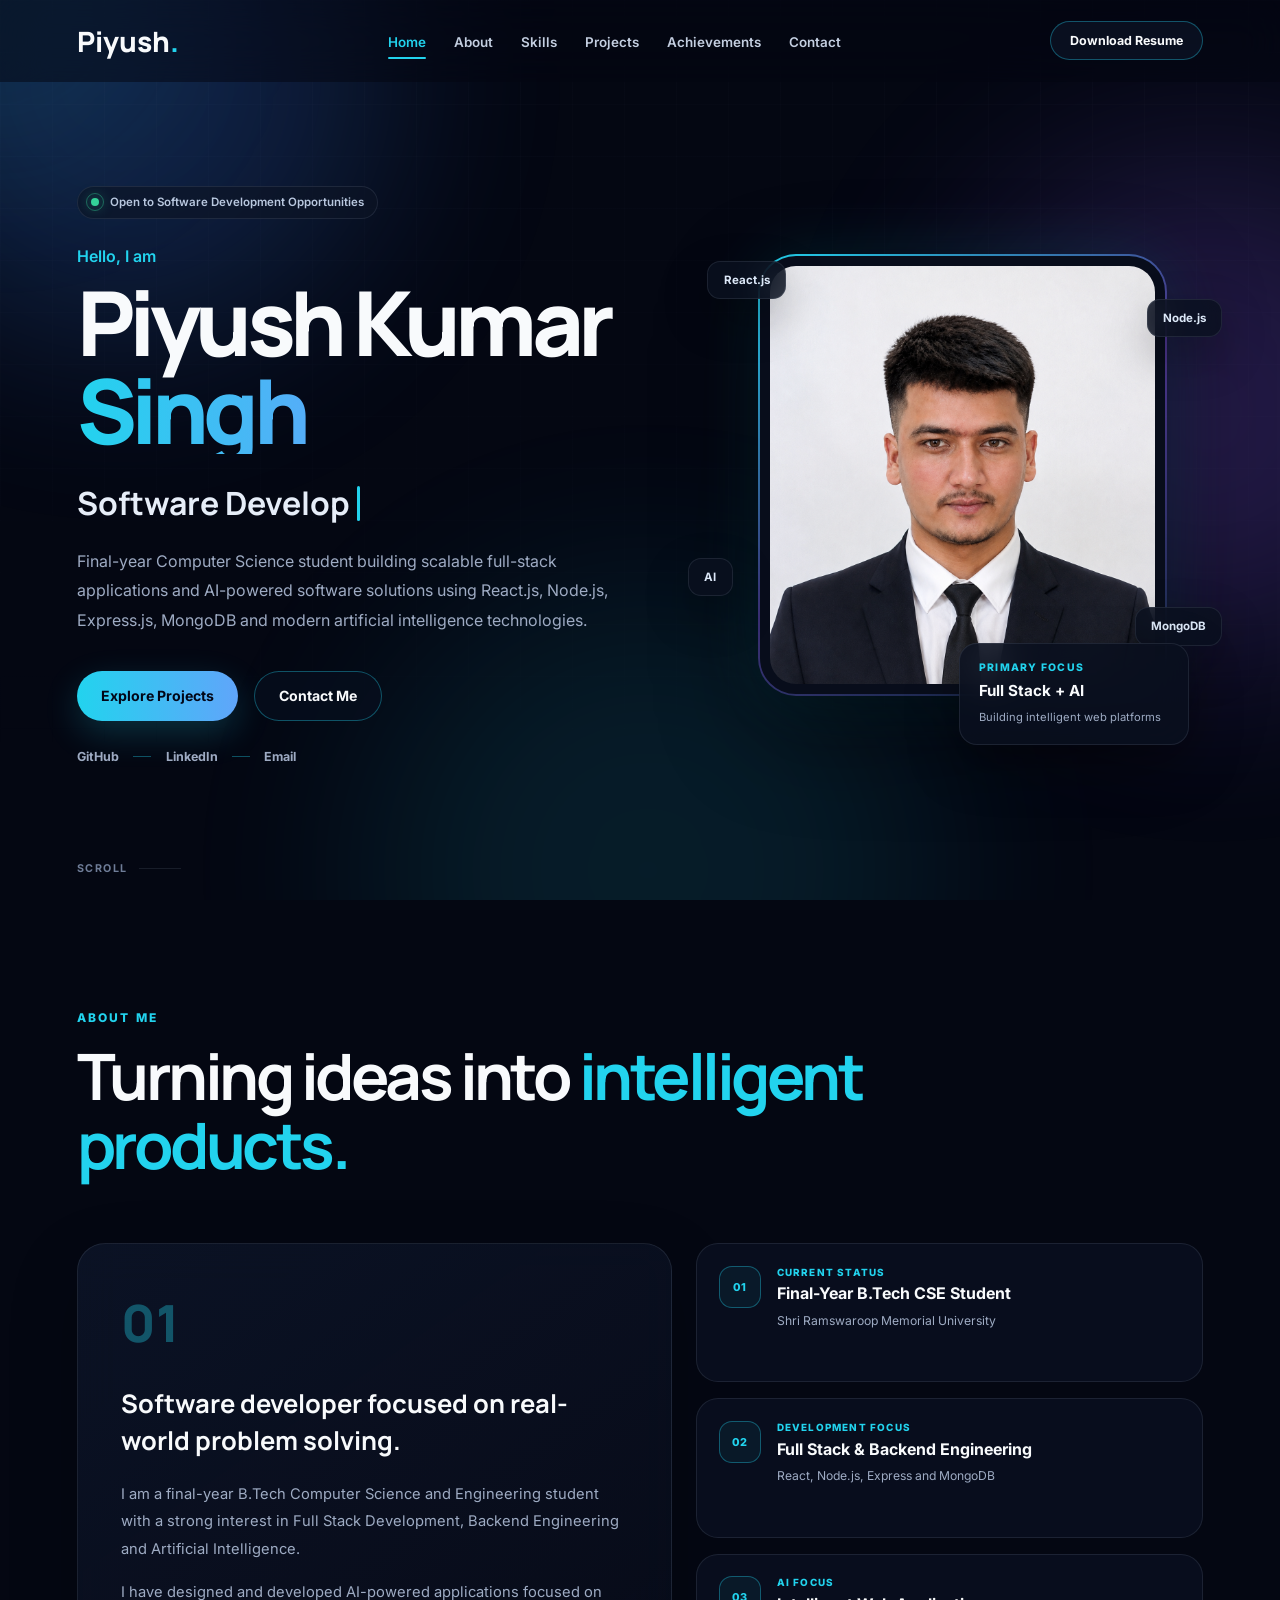
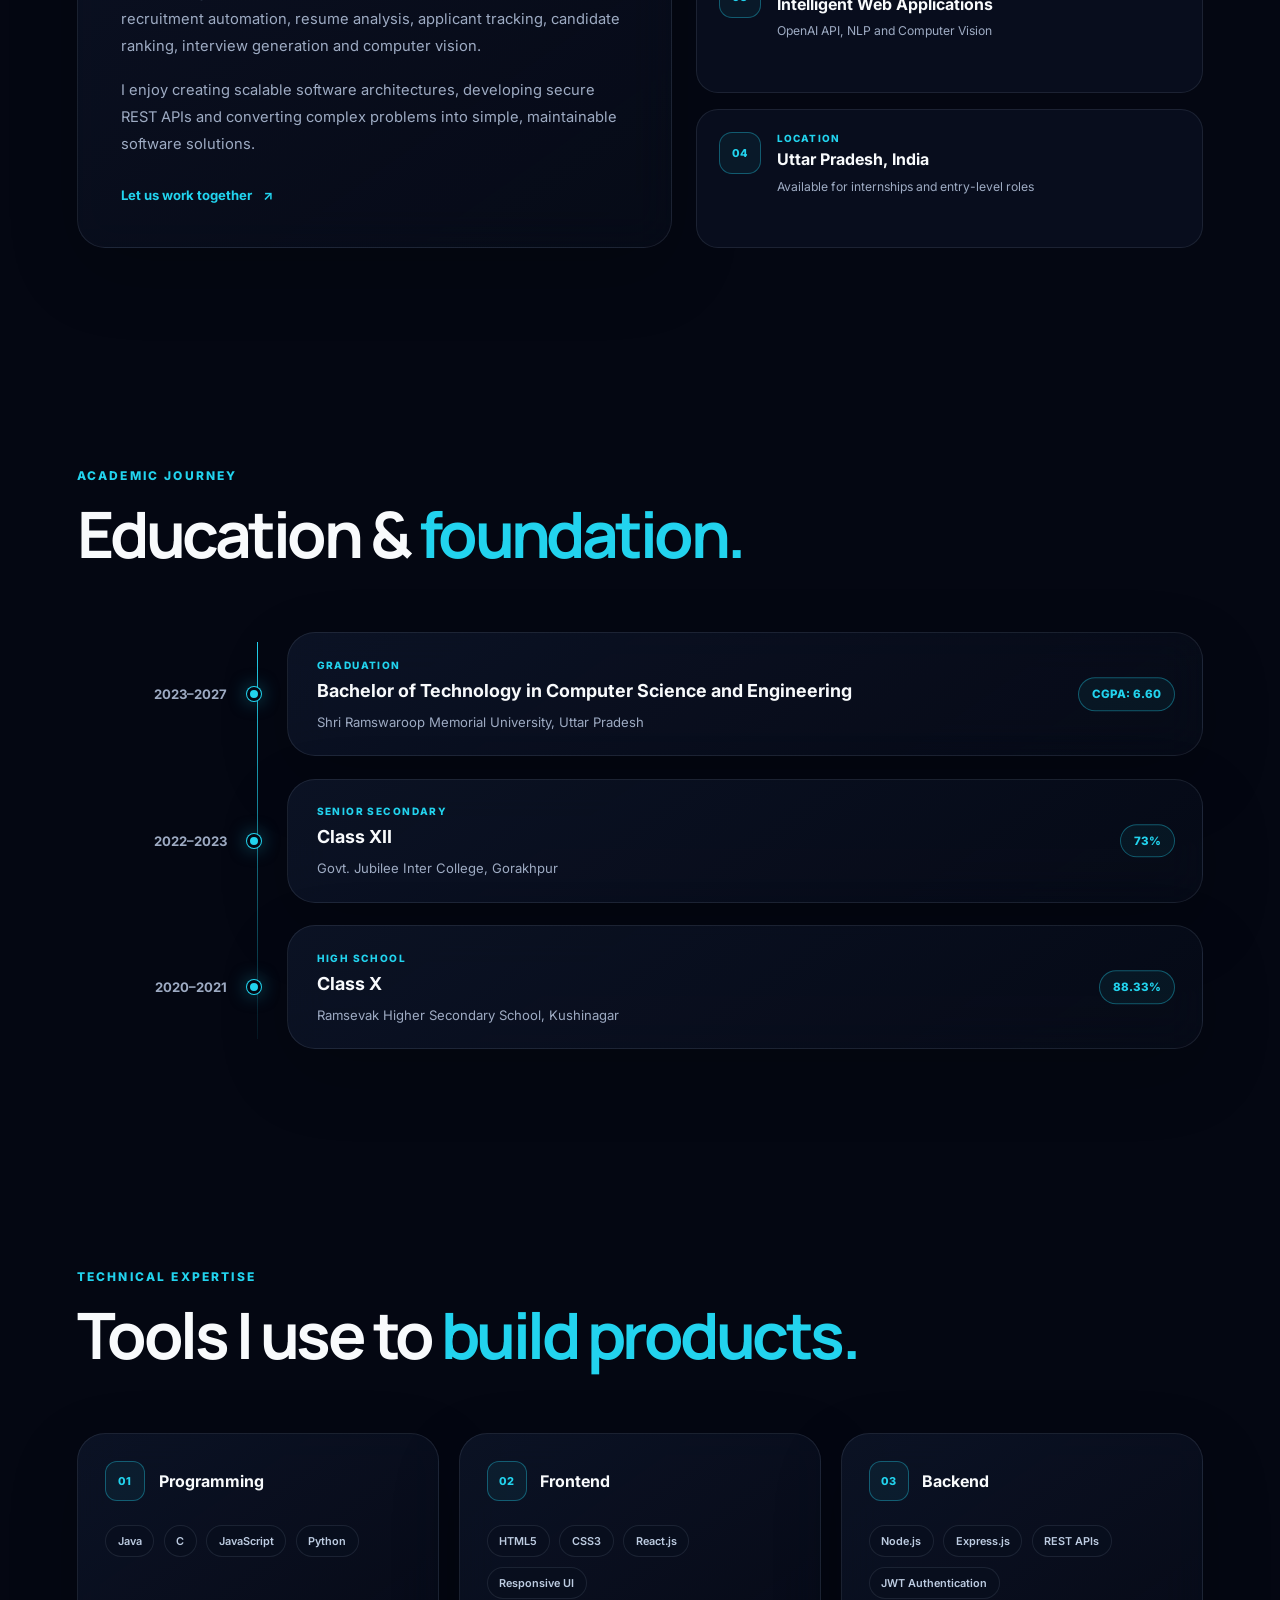
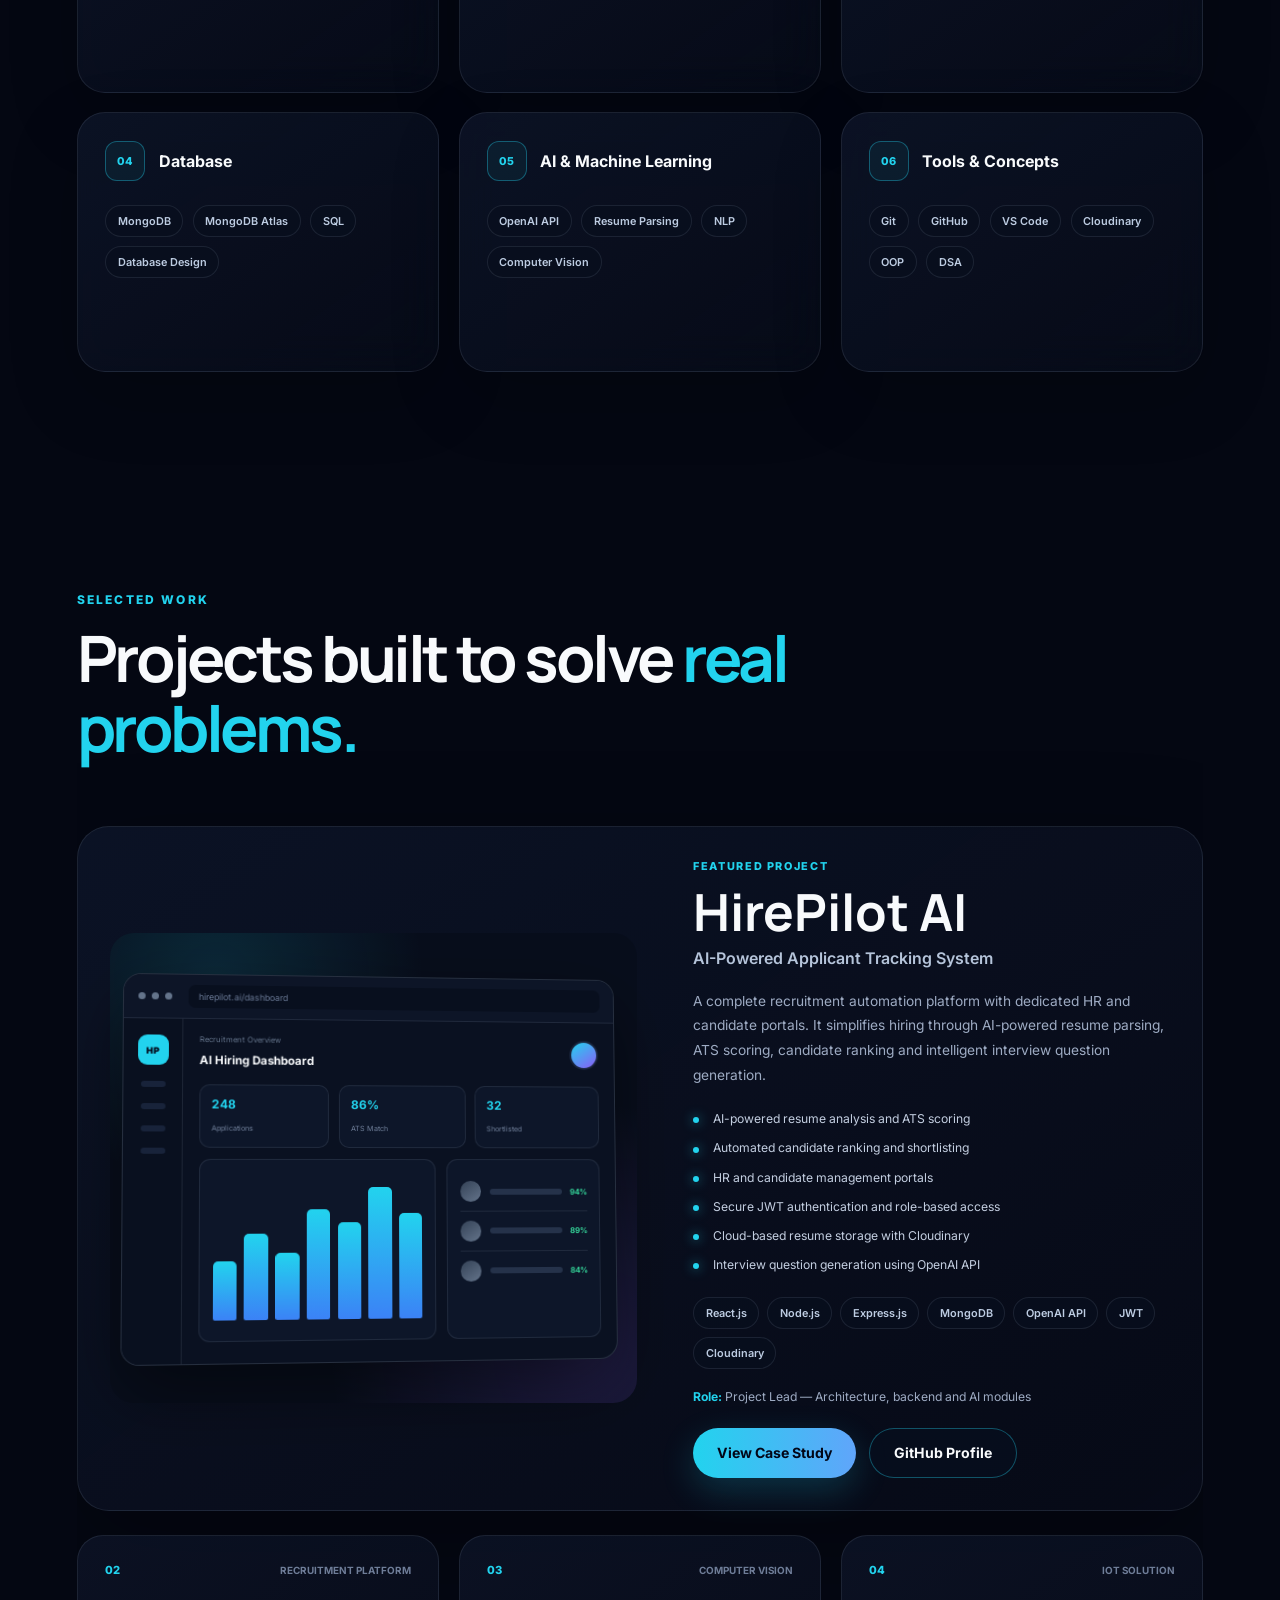
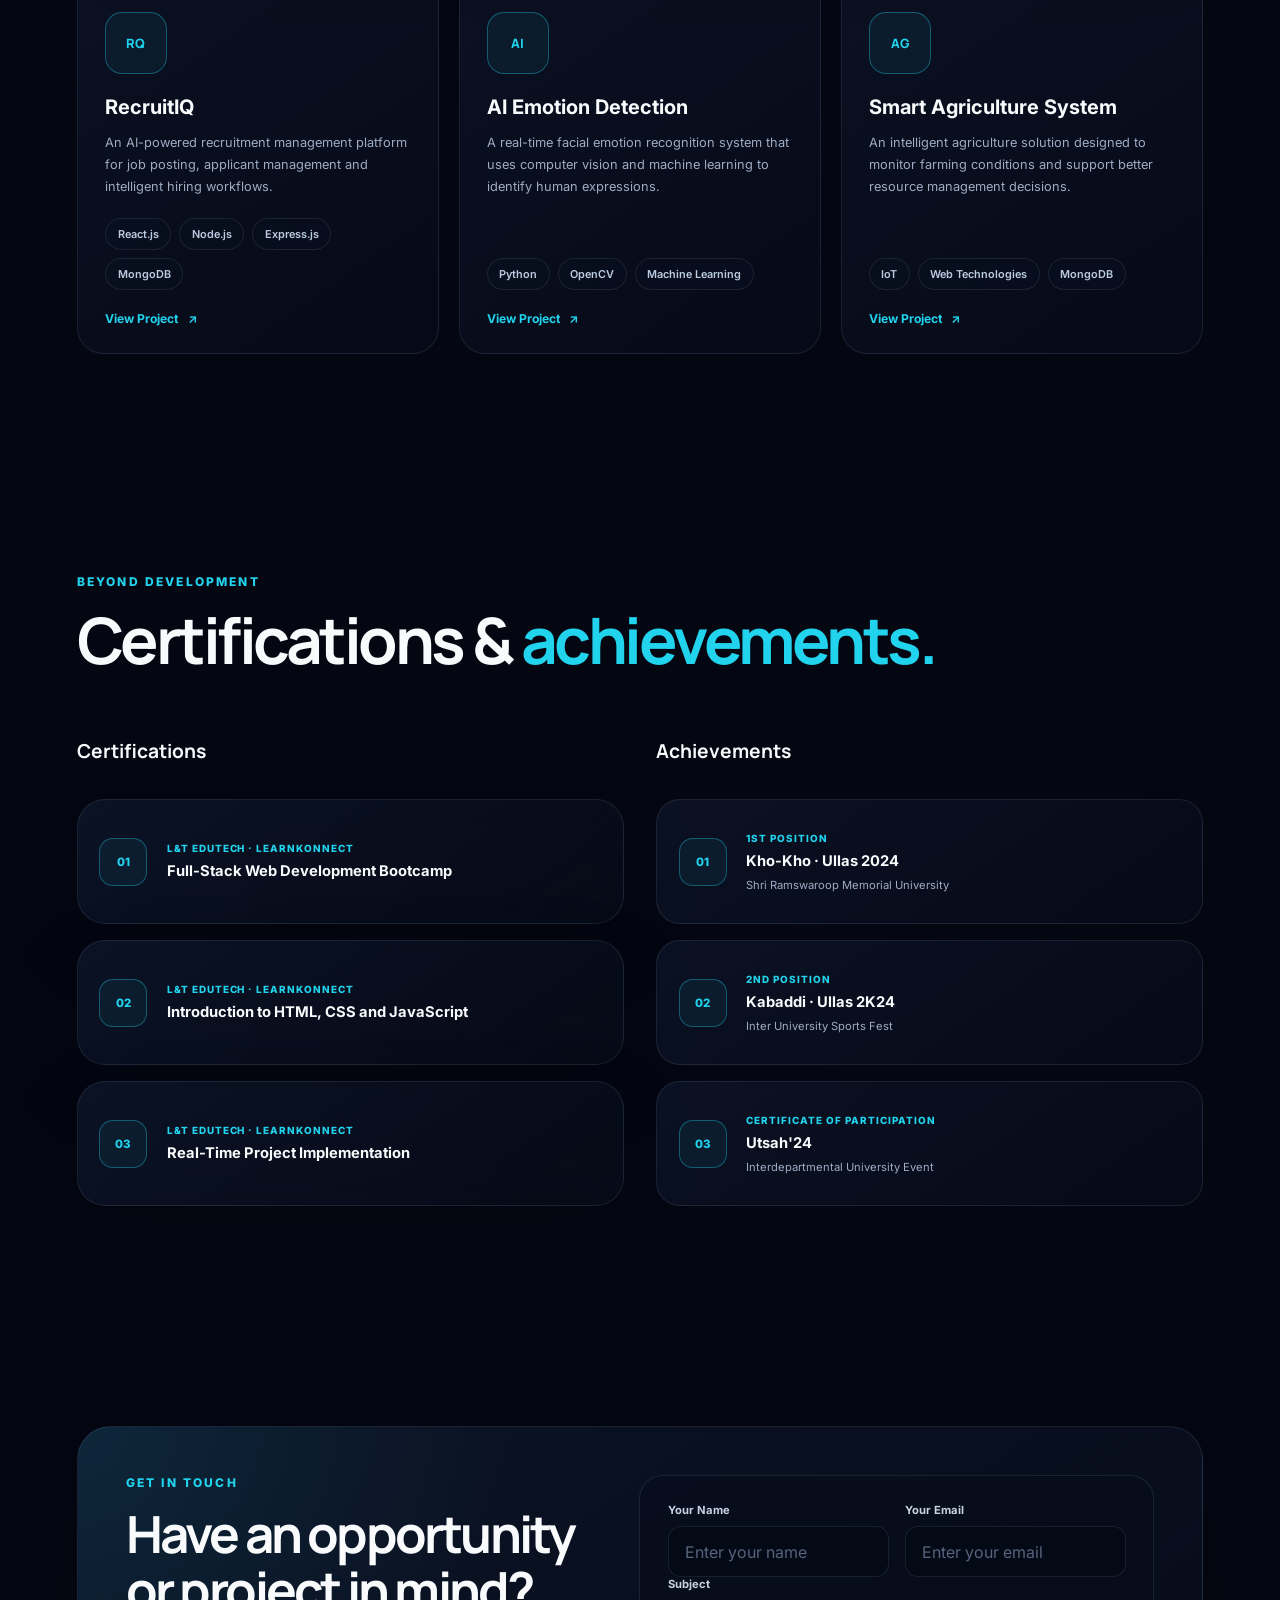
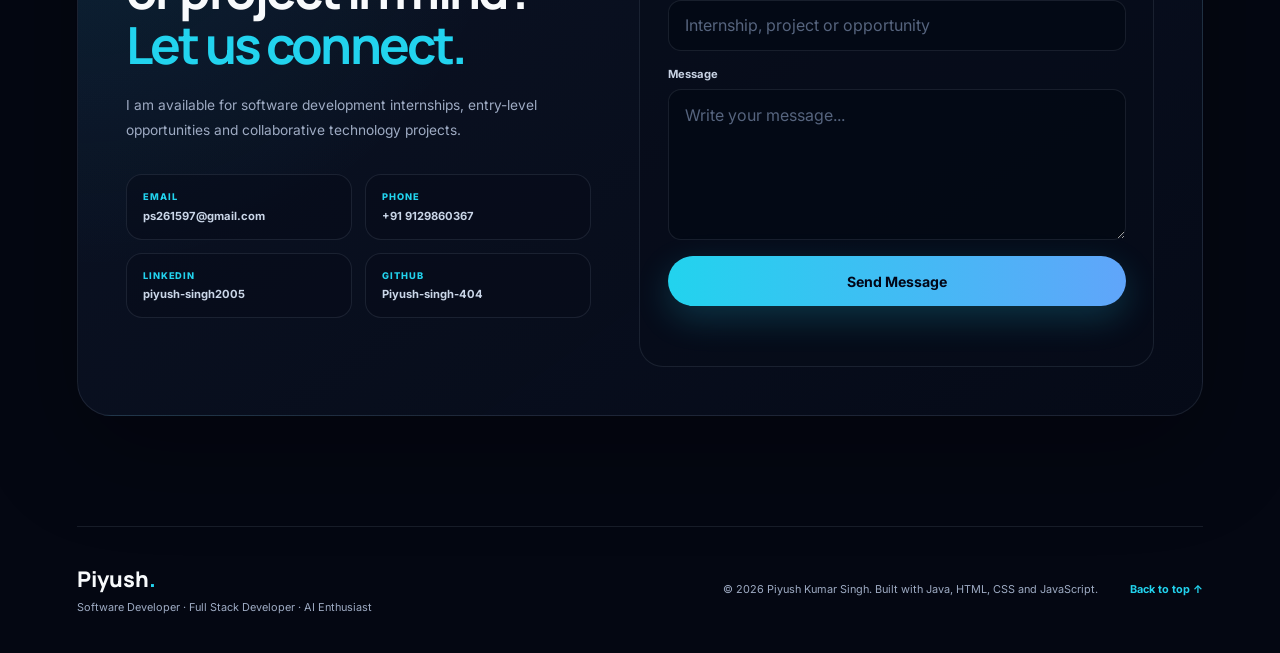
<file: index.html>
<!DOCTYPE html>
<html lang="en">

<head>
    <meta charset="UTF-8">

    <meta
        name="viewport"
        content="width=device-width, initial-scale=1.0"
    >

    <meta
        name="description"
        content="Portfolio of Piyush Kumar Singh, Software Developer, Full Stack Developer and AI enthusiast."
    >

    <meta
        name="keywords"
        content="Piyush Kumar Singh, Software Developer, Full Stack Developer, React Developer, Node.js Developer, AI Developer, HirePilot AI"
    >

    <meta name="author" content="Piyush Kumar Singh">

    <title>Piyush Kumar Singh | Software Developer</title>

    <link
        rel="preconnect"
        href="https://fonts.googleapis.com"
    >

    <link
        rel="preconnect"
        href="https://fonts.gstatic.com"
        crossorigin
    >

    <link
        href="https://fonts.googleapis.com/css2?family=Inter:wght@400;500;600;700;800&family=Manrope:wght@500;600;700;800&display=swap"
        rel="stylesheet"
    >

    <link rel="stylesheet" href="style.css">
</head>

<body>

    <div class="scroll-progress" id="scrollProgress"></div>

    <div class="background-effects" aria-hidden="true">
        <div class="background-grid"></div>
        <div class="background-orb orb-one"></div>
        <div class="background-orb orb-two"></div>
        <div class="background-orb orb-three"></div>
    </div>

    <div
        class="cursor-glow"
        id="cursorGlow"
        aria-hidden="true"
    ></div>

    <!-- Header -->

    <header class="navbar" id="navbar">

        <a href="#home" class="logo">
            Piyush<span>.</span>
        </a>

        <button
            class="menu-button"
            id="menuButton"
            type="button"
            aria-label="Open navigation menu"
            aria-expanded="false"
        >
            <span></span>
            <span></span>
            <span></span>
        </button>

        <nav class="navigation" id="navigation">

            <ul class="nav-links">

                <li>
                    <a href="#home" class="nav-link active">
                        Home
                    </a>
                </li>

                <li>
                    <a href="#about" class="nav-link">
                        About
                    </a>
                </li>

                <li>
                    <a href="#skills" class="nav-link">
                        Skills
                    </a>
                </li>

                <li>
                    <a href="#projects" class="nav-link">
                        Projects
                    </a>
                </li>

                <li>
                    <a href="#achievements" class="nav-link">
                        Achievements
                    </a>
                </li>

                <li>
                    <a href="#contact" class="nav-link">
                        Contact
                    </a>
                </li>

            </ul>

        </nav>

        <a
            href="assets/resume/Piyush Resume.pdf"
            class="resume-button"
            download
        >
            Download Resume
        </a>

    </header>

    <main>

        <!-- Hero Section -->

        <section id="home" class="hero-section">

            <div class="hero-content reveal">

                <div class="availability-badge">
                    <span class="availability-dot"></span>
                    Open to Software Development Opportunities
                </div>

                <p class="hero-eyebrow">
                    Hello, I am
                </p>

                <h1>
                    Piyush Kumar
                    <span>Singh</span>
                </h1>

                <div class="hero-role">

                    <span id="typingText"></span>

                    <span class="typing-cursor"></span>

                </div>

                <p class="hero-description">
                    Final-year Computer Science student building scalable
                    full-stack applications and AI-powered software solutions
                    using React.js, Node.js, Express.js, MongoDB and modern
                    artificial intelligence technologies.
                </p>

                <div class="hero-actions">

                    <a href="#projects" class="primary-button">
                        Explore Projects
                    </a>

                    <a href="#contact" class="secondary-button">
                        Contact Me
                    </a>

                </div>

                <div class="hero-socials">

                    <a
                        href="https://github.com/Piyush-singh-404"
                        target="_blank"
                        rel="noopener noreferrer"
                    >
                        GitHub
                    </a>

                    <span></span>

                    <a
                        href="https://linkedin.com/in/piyush-singh2005"
                        target="_blank"
                        rel="noopener noreferrer"
                    >
                        LinkedIn
                    </a>

                    <span></span>

                    <a href="mailto:ps261597@gmail.com">
                        Email
                    </a>

                </div>

            </div>

            <div class="hero-visual reveal">

                <div class="profile-ring">

                    <div class="profile-image">

                        <img
                            src="assets/images/profile.jpg"
                            alt="Piyush Kumar Singh"
                        >

                    </div>

                </div>

                <div class="floating-tech tech-react">
                    React.js
                </div>

                <div class="floating-tech tech-node">
                    Node.js
                </div>

                <div class="floating-tech tech-ai">
                    AI
                </div>

                <div class="floating-tech tech-mongo">
                    MongoDB
                </div>

                <div class="hero-status-card">

                    <p>Primary Focus</p>

                    <strong>
                        Full Stack + AI
                    </strong>

                    <span>
                        Building intelligent web platforms
                    </span>

                </div>

            </div>

            <a href="#about" class="scroll-indicator">
                <span>Scroll</span>
                <i></i>
            </a>

        </section>

        <!-- About Section -->

        <section id="about" class="section-container">

            <div class="section-heading reveal">

                <p class="section-eyebrow">
                    About Me
                </p>

                <h2>
                    Turning ideas into
                    <span>intelligent products.</span>
                </h2>

            </div>

            <div class="about-layout">

                <article class="about-story glass-card reveal">

                    <div class="card-number">
                        01
                    </div>

                    <h3>
                        Software developer focused on real-world problem solving.
                    </h3>

                    <p>
                        I am a final-year B.Tech Computer Science and Engineering
                        student with a strong interest in Full Stack Development,
                        Backend Engineering and Artificial Intelligence.
                    </p>

                    <p>
                        I have designed and developed AI-powered applications
                        focused on recruitment automation, resume analysis,
                        applicant tracking, candidate ranking, interview
                        generation and computer vision.
                    </p>

                    <p>
                        I enjoy creating scalable software architectures,
                        developing secure REST APIs and converting complex
                        problems into simple, maintainable software solutions.
                    </p>

                    <a href="#contact" class="text-button">
                        Let us work together
                        <span>↗</span>
                    </a>

                </article>

                <div class="about-information">

                    <article class="information-card reveal">

                        <span class="information-index">
                            01
                        </span>

                        <div>

                            <p>Current Status</p>

                            <h3>
                                Final-Year B.Tech CSE Student
                            </h3>

                            <span>
                                Shri Ramswaroop Memorial University
                            </span>

                        </div>

                    </article>

                    <article class="information-card reveal">

                        <span class="information-index">
                            02
                        </span>

                        <div>

                            <p>Development Focus</p>

                            <h3>
                                Full Stack & Backend Engineering
                            </h3>

                            <span>
                                React, Node.js, Express and MongoDB
                            </span>

                        </div>

                    </article>

                    <article class="information-card reveal">

                        <span class="information-index">
                            03
                        </span>

                        <div>

                            <p>AI Focus</p>

                            <h3>
                                Intelligent Web Applications
                            </h3>

                            <span>
                                OpenAI API, NLP and Computer Vision
                            </span>

                        </div>

                    </article>

                    <article class="information-card reveal">

                        <span class="information-index">
                            04
                        </span>

                        <div>

                            <p>Location</p>

                            <h3>
                                Uttar Pradesh, India
                            </h3>

                            <span>
                                Available for internships and entry-level roles
                            </span>

                        </div>

                    </article>

                </div>

            </div>

        </section>

        <!-- Education Section -->

        <section id="education" class="section-container">

            <div class="section-heading reveal">

                <p class="section-eyebrow">
                    Academic Journey
                </p>

                <h2>
                    Education &
                    <span>foundation.</span>
                </h2>

            </div>

            <div class="education-timeline">

                <article class="education-item reveal">

                    <div class="timeline-year">
                        2023–2027
                    </div>

                    <div class="timeline-marker"></div>

                    <div class="education-content glass-card">

                        <p class="education-type">
                            Graduation
                        </p>

                        <h3>
                            Bachelor of Technology in Computer Science and Engineering
                        </h3>

                        <p>
                            Shri Ramswaroop Memorial University, Uttar Pradesh
                        </p>

                        <div class="education-score">
                            CGPA: 6.60
                        </div>

                    </div>

                </article>

                <article class="education-item reveal">

                    <div class="timeline-year">
                        2022–2023
                    </div>

                    <div class="timeline-marker"></div>

                    <div class="education-content glass-card">

                        <p class="education-type">
                            Senior Secondary
                        </p>

                        <h3>
                            Class XII
                        </h3>

                        <p>
                            Govt. Jubilee Inter College, Gorakhpur
                        </p>

                        <div class="education-score">
                            73%
                        </div>

                    </div>

                </article>

                <article class="education-item reveal">

                    <div class="timeline-year">
                        2020–2021
                    </div>

                    <div class="timeline-marker"></div>

                    <div class="education-content glass-card">

                        <p class="education-type">
                            High School
                        </p>

                        <h3>
                            Class X
                        </h3>

                        <p>
                            Ramsevak Higher Secondary School, Kushinagar
                        </p>

                        <div class="education-score">
                            88.33%
                        </div>

                    </div>

                </article>

            </div>

        </section>

        <!-- Skills Section -->

        <section id="skills" class="section-container">

            <div class="section-heading reveal">

                <p class="section-eyebrow">
                    Technical Expertise
                </p>

                <h2>
                    Tools I use to
                    <span>build products.</span>
                </h2>

            </div>

            <div class="skills-grid">

                <article class="skill-category glass-card reveal">

                    <div class="skill-header">

                        <span class="skill-number">
                            01
                        </span>

                        <h3>
                            Programming
                        </h3>

                    </div>

                    <div class="skill-list">
                        <span>Java</span>
                        <span>C</span>
                        <span>JavaScript</span>
                        <span>Python</span>
                    </div>

                </article>

                <article class="skill-category glass-card reveal">

                    <div class="skill-header">

                        <span class="skill-number">
                            02
                        </span>

                        <h3>
                            Frontend
                        </h3>

                    </div>

                    <div class="skill-list">
                        <span>HTML5</span>
                        <span>CSS3</span>
                        <span>React.js</span>
                        <span>Responsive UI</span>
                    </div>

                </article>

                <article class="skill-category glass-card reveal">

                    <div class="skill-header">

                        <span class="skill-number">
                            03
                        </span>

                        <h3>
                            Backend
                        </h3>

                    </div>

                    <div class="skill-list">
                        <span>Node.js</span>
                        <span>Express.js</span>
                        <span>REST APIs</span>
                        <span>JWT Authentication</span>
                    </div>

                </article>

                <article class="skill-category glass-card reveal">

                    <div class="skill-header">

                        <span class="skill-number">
                            04
                        </span>

                        <h3>
                            Database
                        </h3>

                    </div>

                    <div class="skill-list">
                        <span>MongoDB</span>
                        <span>MongoDB Atlas</span>
                        <span>SQL</span>
                        <span>Database Design</span>
                    </div>

                </article>

                <article class="skill-category glass-card reveal">

                    <div class="skill-header">

                        <span class="skill-number">
                            05
                        </span>

                        <h3>
                            AI & Machine Learning
                        </h3>

                    </div>

                    <div class="skill-list">
                        <span>OpenAI API</span>
                        <span>Resume Parsing</span>
                        <span>NLP</span>
                        <span>Computer Vision</span>
                    </div>

                </article>

                <article class="skill-category glass-card reveal">

                    <div class="skill-header">

                        <span class="skill-number">
                            06
                        </span>

                        <h3>
                            Tools & Concepts
                        </h3>

                    </div>

                    <div class="skill-list">
                        <span>Git</span>
                        <span>GitHub</span>
                        <span>VS Code</span>
                        <span>Cloudinary</span>
                        <span>OOP</span>
                        <span>DSA</span>
                    </div>

                </article>

            </div>

        </section>

        <!-- Projects Section -->

        <section id="projects" class="section-container projects-section">

            <div class="section-heading reveal">

                <p class="section-eyebrow">
                    Selected Work
                </p>

                <h2>
                    Projects built to solve
                    <span>real problems.</span>
                </h2>

            </div>

            <!-- Featured Project -->

            <article class="featured-project reveal">

                <div class="featured-project-visual">

                    <div class="project-browser">

                        <div class="browser-header">

                            <div class="browser-dots">
                                <span></span>
                                <span></span>
                                <span></span>
                            </div>

                            <div class="browser-address">
                                hirepilot.ai/dashboard
                            </div>

                        </div>

                        <div class="dashboard-preview">

                            <aside class="preview-sidebar">

                                <div class="preview-logo">
                                    HP
                                </div>

                                <span></span>
                                <span></span>
                                <span></span>
                                <span></span>

                            </aside>

                            <div class="preview-main">

                                <div class="preview-heading">

                                    <div>
                                        <small>Recruitment Overview</small>
                                        <strong>AI Hiring Dashboard</strong>
                                    </div>

                                    <div class="preview-avatar"></div>

                                </div>

                                <div class="preview-stats">
                                    <div>
                                        <strong>248</strong>
                                        <span>Applications</span>
                                    </div>

                                    <div>
                                        <strong>86%</strong>
                                        <span>ATS Match</span>
                                    </div>

                                    <div>
                                        <strong>32</strong>
                                        <span>Shortlisted</span>
                                    </div>
                                </div>

                                <div class="preview-content">

                                    <div class="preview-chart">

                                        <div class="chart-bars">
                                            <span style="height: 40%"></span>
                                            <span style="height: 58%"></span>
                                            <span style="height: 45%"></span>
                                            <span style="height: 75%"></span>
                                            <span style="height: 66%"></span>
                                            <span style="height: 90%"></span>
                                            <span style="height: 72%"></span>
                                        </div>

                                    </div>

                                    <div class="preview-candidates">

                                        <div class="candidate-row">
                                            <i></i>
                                            <span></span>
                                            <b>94%</b>
                                        </div>

                                        <div class="candidate-row">
                                            <i></i>
                                            <span></span>
                                            <b>89%</b>
                                        </div>

                                        <div class="candidate-row">
                                            <i></i>
                                            <span></span>
                                            <b>84%</b>
                                        </div>

                                    </div>

                                </div>

                            </div>

                        </div>

                    </div>

                </div>

                <div class="featured-project-content">

                    <div class="project-label">
                        Featured Project
                    </div>

                    <h3>
                        HirePilot AI
                    </h3>

                    <h4>
                        AI-Powered Applicant Tracking System
                    </h4>

                    <p>
                        A complete recruitment automation platform with
                        dedicated HR and candidate portals. It simplifies
                        hiring through AI-powered resume parsing, ATS scoring,
                        candidate ranking and intelligent interview question
                        generation.
                    </p>

                    <ul class="project-features">
                        <li>AI-powered resume analysis and ATS scoring</li>
                        <li>Automated candidate ranking and shortlisting</li>
                        <li>HR and candidate management portals</li>
                        <li>Secure JWT authentication and role-based access</li>
                        <li>Cloud-based resume storage with Cloudinary</li>
                        <li>Interview question generation using OpenAI API</li>
                    </ul>

                    <div class="project-technologies">
                        <span>React.js</span>
                        <span>Node.js</span>
                        <span>Express.js</span>
                        <span>MongoDB</span>
                        <span>OpenAI API</span>
                        <span>JWT</span>
                        <span>Cloudinary</span>
                    </div>

                    <div class="project-role">
                        <strong>Role:</strong>
                        Project Lead — Architecture, backend and AI modules
                    </div>

                    <div class="project-actions">

                        <button
                            class="primary-button project-detail-button"
                            type="button"
                            data-project="hirepilot"
                        >
                            View Case Study
                        </button>

                        <a
                            href="https://github.com/Piyush-singh-404"
                            class="secondary-button"
                            target="_blank"
                            rel="noopener noreferrer"
                        >
                            GitHub Profile
                        </a>

                    </div>

                </div>

            </article>

            <!-- Other Projects -->

            <div class="project-grid">

                <article class="project-card reveal">

                    <div class="project-card-top">

                        <span class="project-index">
                            02
                        </span>

                        <span class="project-category">
                            Recruitment Platform
                        </span>

                    </div>

                    <div class="project-icon">
                        RQ
                    </div>

                    <h3>
                        RecruitIQ
                    </h3>

                    <p>
                        An AI-powered recruitment management platform for job
                        posting, applicant management and intelligent hiring
                        workflows.
                    </p>

                    <div class="project-technologies">
                        <span>React.js</span>
                        <span>Node.js</span>
                        <span>Express.js</span>
                        <span>MongoDB</span>
                    </div>

                    <button
                        class="project-link project-detail-button"
                        type="button"
                        data-project="recruitiq"
                    >
                        View Project
                        <span>↗</span>
                    </button>

                </article>

                <article class="project-card reveal">

                    <div class="project-card-top">

                        <span class="project-index">
                            03
                        </span>

                        <span class="project-category">
                            Computer Vision
                        </span>

                    </div>

                    <div class="project-icon">
                        AI
                    </div>

                    <h3>
                        AI Emotion Detection
                    </h3>

                    <p>
                        A real-time facial emotion recognition system that uses
                        computer vision and machine learning to identify human
                        expressions.
                    </p>

                    <div class="project-technologies">
                        <span>Python</span>
                        <span>OpenCV</span>
                        <span>Machine Learning</span>
                    </div>

                    <button
                        class="project-link project-detail-button"
                        type="button"
                        data-project="emotion"
                    >
                        View Project
                        <span>↗</span>
                    </button>

                </article>

                <article class="project-card reveal">

                    <div class="project-card-top">

                        <span class="project-index">
                            04
                        </span>

                        <span class="project-category">
                            IoT Solution
                        </span>

                    </div>

                    <div class="project-icon">
                        AG
                    </div>

                    <h3>
                        Smart Agriculture System
                    </h3>

                    <p>
                        An intelligent agriculture solution designed to monitor
                        farming conditions and support better resource
                        management decisions.
                    </p>

                    <div class="project-technologies">
                        <span>IoT</span>
                        <span>Web Technologies</span>
                        <span>MongoDB</span>
                    </div>

                    <button
                        class="project-link project-detail-button"
                        type="button"
                        data-project="agriculture"
                    >
                        View Project
                        <span>↗</span>
                    </button>

                </article>

            </div>

        </section>

        <!-- Certifications and Achievements -->

        <section id="achievements" class="section-container">

            <div class="section-heading reveal">

                <p class="section-eyebrow">
                    Beyond Development
                </p>

                <h2>
                    Certifications &
                    <span>achievements.</span>
                </h2>

            </div>

            <div class="achievement-layout">

                <div class="certification-column">

                    <h3 class="column-heading reveal">
                        Certifications
                    </h3>

                    <article class="certificate-card glass-card reveal">

                        <span class="certificate-number">
                            01
                        </span>

                        <div>

                            <p>L&T EduTech · LearnKonnect</p>

                            <h4>
                                Full-Stack Web Development Bootcamp
                            </h4>

                        </div>

                    </article>

                    <article class="certificate-card glass-card reveal">

                        <span class="certificate-number">
                            02
                        </span>

                        <div>

                            <p>L&T EduTech · LearnKonnect</p>

                            <h4>
                                Introduction to HTML, CSS and JavaScript
                            </h4>

                        </div>

                    </article>

                    <article class="certificate-card glass-card reveal">

                        <span class="certificate-number">
                            03
                        </span>

                        <div>

                            <p>L&T EduTech · LearnKonnect</p>

                            <h4>
                                Real-Time Project Implementation
                            </h4>

                        </div>

                    </article>

                </div>

                <div class="achievement-column">

                    <h3 class="column-heading reveal">
                        Achievements
                    </h3>

                    <article class="sports-card reveal">

                        <span class="medal">
                            01
                        </span>

                        <div>

                            <p>1st Position</p>

                            <h4>
                                Kho-Kho · Ullas 2024
                            </h4>

                            <span>
                                Shri Ramswaroop Memorial University
                            </span>

                        </div>

                    </article>

                    <article class="sports-card reveal">

                        <span class="medal">
                            02
                        </span>

                        <div>

                            <p>2nd Position</p>

                            <h4>
                                Kabaddi · Ullas 2K24
                            </h4>

                            <span>
                                Inter University Sports Fest
                            </span>

                        </div>

                    </article>

                    <article class="sports-card reveal">

                        <span class="medal">
                            03
                        </span>

                        <div>

                            <p>Certificate of Participation</p>

                            <h4>
                                Utsah'24
                            </h4>

                            <span>
                                Interdepartmental University Event
                            </span>

                        </div>

                    </article>

                </div>

            </div>

        </section>

        <!-- Contact Section -->

        <section id="contact" class="section-container contact-section">

            <div class="contact-card reveal">

                <div class="contact-introduction">

                    <p class="section-eyebrow">
                        Get In Touch
                    </p>

                    <h2>
                        Have an opportunity or project in mind?
                        <span>Let us connect.</span>
                    </h2>

                    <p>
                        I am available for software development internships,
                        entry-level opportunities and collaborative technology
                        projects.
                    </p>

                    <div class="contact-links">

                        <a href="mailto:ps261597@gmail.com">

                            <small>Email</small>

                            <strong>
                                ps261597@gmail.com
                            </strong>

                        </a>

                        <a href="tel:+919129860367">

                            <small>Phone</small>

                            <strong>
                                +91 9129860367
                            </strong>

                        </a>

                        <a
                            href="https://linkedin.com/in/piyush-singh2005"
                            target="_blank"
                            rel="noopener noreferrer"
                        >

                            <small>LinkedIn</small>

                            <strong>
                                piyush-singh2005
                            </strong>

                        </a>

                        <a
                            href="https://github.com/Piyush-singh-404"
                            target="_blank"
                            rel="noopener noreferrer"
                        >

                            <small>GitHub</small>

                            <strong>
                                Piyush-singh-404
                            </strong>

                        </a>

                    </div>

                </div>

                <form class="contact-form" id="contactForm">

                    <div class="form-row">

                        <div class="form-group">

                            <label for="name">
                                Your Name
                            </label>

                            <input
                                type="text"
                                id="name"
                                name="name"
                                placeholder="Enter your name"
                                required
                            >

                        </div>

                        <div class="form-group">

                            <label for="email">
                                Your Email
                            </label>

                            <input
                                type="email"
                                id="email"
                                name="email"
                                placeholder="Enter your email"
                                required
                            >

                        </div>

                    </div>

                    <div class="form-group">

                        <label for="subject">
                            Subject
                        </label>

                        <input
                            type="text"
                            id="subject"
                            name="subject"
                            placeholder="Internship, project or opportunity"
                            required
                        >

                    </div>

                    <div class="form-group">

                        <label for="message">
                            Message
                        </label>

                        <textarea
                            id="message"
                            name="message"
                            rows="6"
                            placeholder="Write your message..."
                            required
                        ></textarea>

                    </div>

                    <button type="submit" class="primary-button form-button">
                        Send Message
                    </button>

                    <p class="form-status" id="formStatus"></p>

                </form>

            </div>

        </section>

    </main>

    <!-- Footer -->

    <footer class="footer">

        <div>

            <a href="#home" class="footer-logo">
                Piyush<span>.</span>
            </a>

            <p>
                Software Developer · Full Stack Developer · AI Enthusiast
            </p>

        </div>

        <p>
            © 2026 Piyush Kumar Singh. Built with Java, HTML, CSS and JavaScript.
        </p>

        <a href="#home" class="back-to-top">
            Back to top ↑
        </a>

    </footer>

    <!-- Project Modal -->

    <div class="modal-overlay" id="projectModal">

        <div
            class="project-modal"
            role="dialog"
            aria-modal="true"
            aria-labelledby="modalTitle"
        >

            <button
                class="modal-close"
                id="modalClose"
                type="button"
                aria-label="Close project details"
            >
                ×
            </button>

            <p class="modal-label" id="modalLabel">
                Project Case Study
            </p>

            <h2 id="modalTitle"></h2>

            <p class="modal-description" id="modalDescription"></p>

            <div class="modal-section">

                <h3>
                    Key Features
                </h3>

                <ul id="modalFeatures"></ul>

            </div>

            <div class="modal-section">

                <h3>
                    Technology Stack
                </h3>

                <div
                    class="project-technologies"
                    id="modalTechnologies"
                ></div>

            </div>

            <a
                href="https://github.com/Piyush-singh-404"
                class="primary-button"
                target="_blank"
                rel="noopener noreferrer"
            >
                Visit GitHub
            </a>

        </div>

    </div>

    <script src="script.js"></script>

</body>

</html>
</file>
<file: style.css>
:root {
    --background: #040712;
    --background-secondary: #080d1b;
    --card: rgba(13, 20, 38, 0.72);
    --card-solid: #0c1325;

    --text-primary: #f8fafc;
    --text-secondary: #9eabc3;
    --text-muted: #6f7d98;

    --cyan: #22d3ee;
    --blue: #3b82f6;
    --purple: #8b5cf6;
    --green: #34d399;

    --border: rgba(148, 163, 184, 0.14);
    --border-bright: rgba(34, 211, 238, 0.36);

    --navbar-height: 82px;
    --section-width: min(1180px, 88%);
}

/* Reset */

* {
    margin: 0;
    padding: 0;
    box-sizing: border-box;
}

html {
    scroll-behavior: smooth;
    scroll-padding-top: calc(var(--navbar-height) + 20px);
}

body {
    min-height: 100vh;
    overflow-x: hidden;

    color: var(--text-primary);
    background: var(--background);

    font-family: "Inter", sans-serif;
}

body.modal-open {
    overflow: hidden;
}

a {
    color: inherit;
}

button,
input,
textarea {
    font: inherit;
}

button {
    color: inherit;
}

::selection {
    color: #020617;
    background: var(--cyan);
}

/* Background */

.background-effects {
    position: fixed;
    inset: 0;

    overflow: hidden;

    pointer-events: none;

    z-index: -10;
}

.background-grid {
    position: absolute;
    inset: 0;

    background-image:
        linear-gradient(
            rgba(148, 163, 184, 0.025) 1px,
            transparent 1px
        ),
        linear-gradient(
            90deg,
            rgba(148, 163, 184, 0.025) 1px,
            transparent 1px
        );

    background-size: 52px 52px;

    mask-image:
        linear-gradient(
            to bottom,
            black,
            transparent 90%
        );
}

.background-orb {
    position: absolute;

    border-radius: 50%;

    filter: blur(100px);

    opacity: 0.22;

    animation: orbMovement 12s ease-in-out infinite alternate;
}

.orb-one {
    top: -180px;
    left: -140px;

    width: 520px;
    height: 520px;

    background: var(--blue);
}

.orb-two {
    top: 18%;
    right: -180px;

    width: 500px;
    height: 500px;

    background: var(--purple);

    animation-delay: 2s;
}

.orb-three {
    left: 28%;
    bottom: -260px;

    width: 580px;
    height: 580px;

    background: var(--cyan);

    opacity: 0.1;

    animation-delay: 4s;
}

.cursor-glow {
    position: fixed;

    top: 0;
    left: 0;

    width: 330px;
    height: 330px;

    border-radius: 50%;

    background: rgba(34, 211, 238, 0.09);

    filter: blur(75px);

    transform: translate(-50%, -50%);

    pointer-events: none;

    z-index: -2;
}

.scroll-progress {
    position: fixed;

    top: 0;
    left: 0;

    width: 0;
    height: 3px;

    background:
        linear-gradient(
            90deg,
            var(--cyan),
            var(--blue),
            var(--purple)
        );

    z-index: 2000;
}

/* Common */

.section-container {
    width: var(--section-width);

    margin: 0 auto;

    padding: 110px 0;
}

.section-heading {
    max-width: 860px;

    margin-bottom: 4rem;
}

.section-eyebrow {
    margin-bottom: 1rem;

    color: var(--cyan);

    font-size: 0.75rem;
    font-weight: 800;

    letter-spacing: 0.18em;
    text-transform: uppercase;
}

.section-heading h2,
.contact-introduction h2 {
    font-family: "Manrope", sans-serif;

    font-size: clamp(2.6rem, 5vw, 4.7rem);
    font-weight: 700;

    line-height: 1.08;
    letter-spacing: -0.055em;
}

.section-heading h2 span,
.contact-introduction h2 span {
    color: var(--cyan);
}

.glass-card {
    border: 1px solid var(--border);
    border-radius: 28px;

    background:
        linear-gradient(
            145deg,
            rgba(14, 22, 42, 0.78),
            rgba(7, 12, 25, 0.7)
        );

    backdrop-filter: blur(20px);
    -webkit-backdrop-filter: blur(20px);

    box-shadow:
        0 25px 70px rgba(0, 0, 0, 0.18);
}

.primary-button,
.secondary-button {
    display: inline-flex;
    align-items: center;
    justify-content: center;

    min-height: 50px;

    padding: 0.85rem 1.5rem;

    border-radius: 999px;

    font-size: 0.88rem;
    font-weight: 700;

    text-decoration: none;

    cursor: pointer;

    transition:
        transform 0.25s ease,
        box-shadow 0.25s ease,
        border-color 0.25s ease,
        background 0.25s ease;
}

.primary-button {
    color: #020617;

    border: 0;

    background:
        linear-gradient(
            90deg,
            var(--cyan),
            #60a5fa
        );

    box-shadow:
        0 12px 35px rgba(34, 211, 238, 0.2);
}

.secondary-button {
    color: var(--text-primary);

    border: 1px solid var(--border-bright);

    background: rgba(8, 15, 31, 0.7);
}

.primary-button:hover,
.secondary-button:hover {
    transform: translateY(-4px);

    box-shadow:
        0 18px 45px rgba(34, 211, 238, 0.22);
}

/* Navbar */

.navbar {
    position: fixed;

    top: 0;
    left: 0;

    width: 100%;
    height: var(--navbar-height);

    display: flex;
    align-items: center;
    justify-content: space-between;

    padding: 0 6%;

    border-bottom: 1px solid transparent;

    background: rgba(4, 7, 18, 0.52);

    backdrop-filter: blur(22px);
    -webkit-backdrop-filter: blur(22px);

    z-index: 1000;

    transition:
        background 0.3s ease,
        border-color 0.3s ease,
        box-shadow 0.3s ease;
}

.navbar.scrolled {
    border-color: var(--border);

    background: rgba(4, 7, 18, 0.9);

    box-shadow:
        0 15px 50px rgba(0, 0, 0, 0.25);
}

.logo,
.footer-logo {
    font-family: "Manrope", sans-serif;

    color: var(--text-primary);

    font-size: 1.75rem;
    font-weight: 800;

    text-decoration: none;
}

.logo span,
.footer-logo span {
    color: var(--cyan);
}

.nav-links {
    display: flex;
    align-items: center;

    gap: 1.75rem;

    list-style: none;
}

.nav-link {
    position: relative;

    color: #c3cee0;

    font-size: 0.84rem;
    font-weight: 600;

    text-decoration: none;

    transition: color 0.25s ease;
}

.nav-link::after {
    content: "";

    position: absolute;

    left: 0;
    bottom: -9px;

    width: 0;
    height: 2px;

    border-radius: 2px;

    background: var(--cyan);

    transition: width 0.25s ease;
}

.nav-link:hover,
.nav-link.active {
    color: var(--cyan);
}

.nav-link:hover::after,
.nav-link.active::after {
    width: 100%;
}

.resume-button {
    padding: 0.68rem 1.2rem;

    color: var(--text-primary);

    font-size: 0.78rem;
    font-weight: 700;

    text-decoration: none;

    border: 1px solid var(--border-bright);
    border-radius: 999px;

    background: rgba(15, 23, 42, 0.6);

    transition:
        transform 0.25s ease,
        background 0.25s ease;
}

.resume-button:hover {
    transform: translateY(-3px);

    background: rgba(34, 211, 238, 0.1);
}

.menu-button {
    display: none;

    width: 42px;
    height: 42px;

    padding: 10px;

    border: 1px solid var(--border);
    border-radius: 12px;

    background: rgba(15, 23, 42, 0.7);

    cursor: pointer;
}

.menu-button span {
    display: block;

    width: 100%;
    height: 2px;

    margin: 4px 0;

    border-radius: 4px;

    background: var(--text-primary);

    transition:
        transform 0.25s ease,
        opacity 0.25s ease;
}

.menu-button.active span:nth-child(1) {
    transform: translateY(6px) rotate(45deg);
}

.menu-button.active span:nth-child(2) {
    opacity: 0;
}

.menu-button.active span:nth-child(3) {
    transform: translateY(-6px) rotate(-45deg);
}

/* Hero */

.hero-section {
    position: relative;

    width: var(--section-width);
    min-height: 100vh;

    margin: 0 auto;

    display: grid;
    grid-template-columns: 1.08fr 0.92fr;
    align-items: center;

    gap: 5rem;

    padding: 130px 0 80px;
}

.hero-content {
    position: relative;
    z-index: 2;
}

.availability-badge {
    width: fit-content;

    display: flex;
    align-items: center;

    gap: 0.65rem;

    margin-bottom: 1.7rem;

    padding: 0.55rem 0.85rem;

    color: #b9c8df;

    font-size: 0.72rem;
    font-weight: 600;

    border: 1px solid var(--border);
    border-radius: 999px;

    background: rgba(13, 20, 38, 0.65);
}

.availability-dot {
    position: relative;

    width: 8px;
    height: 8px;

    border-radius: 50%;

    background: var(--green);

    box-shadow:
        0 0 14px rgba(52, 211, 153, 0.75);
}

.availability-dot::after {
    content: "";

    position: absolute;
    inset: -5px;

    border: 1px solid rgba(52, 211, 153, 0.4);
    border-radius: 50%;

    animation: statusPulse 1.8s infinite;
}

.hero-eyebrow {
    margin-bottom: 0.75rem;

    color: var(--cyan);

    font-size: 1rem;
    font-weight: 600;
}

.hero-content h1 {
    font-family: "Manrope", sans-serif;

    font-size: clamp(3.7rem, 7vw, 6.5rem);
    font-weight: 800;

    line-height: 0.98;
    letter-spacing: -0.065em;
}

.hero-content h1 span {
    display: block;

    color: transparent;

    background:
        linear-gradient(
            90deg,
            var(--cyan),
            #60a5fa,
            #a78bfa
        );

    -webkit-background-clip: text;
    background-clip: text;
}

.hero-role {
    min-height: 44px;

    display: flex;
    align-items: center;

    margin-top: 1.7rem;

    color: #e6edf8;

    font-family: "Manrope", sans-serif;

    font-size: clamp(1.35rem, 2.5vw, 2rem);
    font-weight: 700;
}

.typing-cursor {
    width: 3px;
    height: 1.1em;

    margin-left: 7px;

    border-radius: 4px;

    background: var(--cyan);

    animation: cursorBlink 0.75s infinite;
}

.hero-description {
    max-width: 680px;

    margin-top: 1.35rem;

    color: var(--text-secondary);

    font-size: 1rem;
    line-height: 1.85;
}

.hero-actions {
    display: flex;
    flex-wrap: wrap;

    gap: 1rem;

    margin-top: 2.2rem;
}

.hero-socials {
    display: flex;
    align-items: center;
    flex-wrap: wrap;

    gap: 0.9rem;

    margin-top: 1.8rem;
}

.hero-socials a {
    color: var(--text-secondary);

    font-size: 0.78rem;
    font-weight: 700;

    text-decoration: none;

    transition: color 0.25s ease;
}

.hero-socials a:hover {
    color: var(--cyan);
}

.hero-socials span {
    width: 18px;
    height: 1px;

    background: var(--border-bright);
}

/* Hero Visual */

.hero-visual {
    position: relative;

    min-height: 550px;

    display: grid;
    place-items: center;
}

.profile-ring {
    position: relative;

    width: min(410px, 85%);
    aspect-ratio: 1 / 1.08;

    padding: 2px;

    border-radius: 38px;

    background:
        linear-gradient(
            145deg,
            var(--cyan),
            rgba(139, 92, 246, 0.4),
            rgba(34, 211, 238, 0.15)
        );

    box-shadow:
        0 35px 100px rgba(0, 0, 0, 0.45),
        0 0 70px rgba(34, 211, 238, 0.12);

    animation: profileFloat 5s ease-in-out infinite;
}

.profile-image {
    width: 100%;
    height: 100%;

    overflow: hidden;

    border: 10px solid #080d1b;
    border-radius: 36px;

    background: #080d1b;
}

.profile-image img {
    width: 100%;
    height: 100%;

    display: block;

    object-fit: cover;
    object-position: center top;
}

.floating-tech {
    position: absolute;

    padding: 0.7rem 0.95rem;

    color: #dce8f8;

    font-size: 0.72rem;
    font-weight: 700;

    border: 1px solid var(--border);
    border-radius: 13px;

    background: rgba(10, 16, 31, 0.82);

    backdrop-filter: blur(15px);
    -webkit-backdrop-filter: blur(15px);

    box-shadow:
        0 18px 45px rgba(0, 0, 0, 0.3);

    animation: techFloat 4s ease-in-out infinite;
}

.tech-react {
    top: 11%;
    left: -3%;
}

.tech-node {
    top: 18%;
    right: -4%;

    animation-delay: 0.8s;
}

.tech-ai {
    bottom: 28%;
    left: -7%;

    animation-delay: 1.4s;
}

.tech-mongo {
    right: -4%;
    bottom: 19%;

    animation-delay: 2s;
}

.hero-status-card {
    position: absolute;

    right: 3%;
    bottom: 1%;

    width: 230px;

    padding: 1.1rem 1.2rem;

    border: 1px solid var(--border);
    border-radius: 18px;

    background: rgba(10, 16, 31, 0.86);

    backdrop-filter: blur(18px);
    -webkit-backdrop-filter: blur(18px);

    box-shadow:
        0 18px 50px rgba(0, 0, 0, 0.35);
}

.hero-status-card p {
    margin-bottom: 0.4rem;

    color: var(--cyan);

    font-size: 0.65rem;
    font-weight: 800;

    letter-spacing: 0.12em;
    text-transform: uppercase;
}

.hero-status-card strong {
    display: block;

    margin-bottom: 0.35rem;

    font-size: 0.95rem;
}

.hero-status-card span {
    color: var(--text-secondary);

    font-size: 0.7rem;
    line-height: 1.5;
}

.scroll-indicator {
    position: absolute;

    left: 0;
    bottom: 25px;

    display: flex;
    align-items: center;

    gap: 0.7rem;

    color: var(--text-muted);

    font-size: 0.67rem;
    font-weight: 700;

    letter-spacing: 0.14em;
    text-decoration: none;
    text-transform: uppercase;
}

.scroll-indicator i {
    position: relative;

    width: 42px;
    height: 1px;

    overflow: hidden;

    background: var(--border);
}

.scroll-indicator i::after {
    content: "";

    position: absolute;

    top: 0;
    left: -100%;

    width: 100%;
    height: 100%;

    background: var(--cyan);

    animation: scrollLine 1.8s infinite;
}

/* About */

.about-layout {
    display: grid;
    grid-template-columns: 1.08fr 0.92fr;

    gap: 1.5rem;
}

.about-story {
    padding: 2.7rem;
}

.card-number {
    margin-bottom: 1.7rem;

    color: rgba(34, 211, 238, 0.35);

    font-family: "Manrope", sans-serif;

    font-size: 3.2rem;
    font-weight: 800;
}

.about-story h3 {
    margin-bottom: 1.4rem;

    font-family: "Manrope", sans-serif;

    font-size: 1.6rem;
    line-height: 1.45;
}

.about-story p {
    color: var(--text-secondary);

    font-size: 0.92rem;
    line-height: 1.85;
}

.about-story p + p {
    margin-top: 1rem;
}

.text-button {
    display: inline-flex;
    align-items: center;

    gap: 0.7rem;

    margin-top: 1.8rem;

    color: var(--cyan);

    font-size: 0.82rem;
    font-weight: 700;

    text-decoration: none;
}

.about-information {
    display: grid;

    gap: 1rem;
}

.information-card {
    display: grid;
    grid-template-columns: auto 1fr;

    gap: 1rem;

    padding: 1.35rem;

    border: 1px solid var(--border);
    border-radius: 22px;

    background: rgba(13, 20, 38, 0.58);

    transition:
        transform 0.3s ease,
        border-color 0.3s ease,
        background 0.3s ease;
}

.information-card:hover {
    transform: translateX(8px);

    border-color: var(--border-bright);

    background: rgba(14, 24, 45, 0.78);
}

.information-index {
    width: 42px;
    height: 42px;

    display: grid;
    place-items: center;

    color: var(--cyan);

    font-size: 0.68rem;
    font-weight: 800;

    border: 1px solid var(--border-bright);
    border-radius: 13px;

    background: rgba(34, 211, 238, 0.06);
}

.information-card p {
    margin-bottom: 0.35rem;

    color: var(--cyan);

    font-size: 0.62rem;
    font-weight: 800;

    letter-spacing: 0.12em;
    text-transform: uppercase;
}

.information-card h3 {
    margin-bottom: 0.35rem;

    font-size: 1rem;
}

.information-card div span {
    color: var(--text-secondary);

    font-size: 0.76rem;
}

/* Education */

.education-timeline {
    position: relative;
}

.education-timeline::before {
    content: "";

    position: absolute;

    top: 10px;
    bottom: 10px;
    left: 180px;

    width: 1px;

    background:
        linear-gradient(
            to bottom,
            var(--cyan),
            rgba(34, 211, 238, 0.08)
        );
}

.education-item {
    position: relative;

    display: grid;
    grid-template-columns: 150px 20px 1fr;

    gap: 1.25rem;

    align-items: center;
}

.education-item + .education-item {
    margin-top: 1.4rem;
}

.timeline-year {
    color: var(--text-secondary);

    font-size: 0.82rem;
    font-weight: 700;

    text-align: right;
}

.timeline-marker {
    position: relative;

    width: 14px;
    height: 14px;

    border: 3px solid var(--background);
    border-radius: 50%;

    background: var(--cyan);

    box-shadow:
        0 0 0 1px var(--cyan),
        0 0 18px rgba(34, 211, 238, 0.5);

    z-index: 2;
}

.education-content {
    position: relative;

    padding: 1.6rem 1.8rem;
}

.education-type {
    margin-bottom: 0.45rem;

    color: var(--cyan);

    font-size: 0.63rem;
    font-weight: 800;

    letter-spacing: 0.14em;
    text-transform: uppercase;
}

.education-content h3 {
    max-width: 750px;

    margin-bottom: 0.55rem;

    font-size: 1.12rem;
    line-height: 1.5;
}

.education-content > p:not(.education-type) {
    color: var(--text-secondary);

    font-size: 0.82rem;
}

.education-score {
    position: absolute;

    top: 50%;
    right: 1.7rem;

    padding: 0.55rem 0.8rem;

    color: var(--cyan);

    font-size: 0.72rem;
    font-weight: 800;

    border: 1px solid var(--border-bright);
    border-radius: 999px;

    background: rgba(34, 211, 238, 0.06);

    transform: translateY(-50%);
}

/* Skills */

.skills-grid {
    display: grid;
    grid-template-columns: repeat(3, 1fr);

    gap: 1.2rem;
}

.skill-category {
    min-height: 260px;

    padding: 1.7rem;

    transition:
        transform 0.3s ease,
        border-color 0.3s ease,
        box-shadow 0.3s ease;
}

.skill-category:hover {
    transform: translateY(-8px);

    border-color: var(--border-bright);

    box-shadow:
        0 25px 60px rgba(0, 0, 0, 0.32);
}

.skill-header {
    display: flex;
    align-items: center;

    gap: 0.85rem;

    margin-bottom: 1.5rem;
}

.skill-number {
    width: 40px;
    height: 40px;

    display: grid;
    place-items: center;

    color: var(--cyan);

    font-size: 0.68rem;
    font-weight: 800;

    border: 1px solid var(--border-bright);
    border-radius: 12px;

    background: rgba(34, 211, 238, 0.06);
}

.skill-header h3 {
    font-size: 1rem;
}

.skill-list {
    display: flex;
    flex-wrap: wrap;

    gap: 0.6rem;
}

.skill-list span,
.project-technologies span {
    padding: 0.5rem 0.72rem;

    color: #bdcce2;

    font-size: 0.68rem;
    font-weight: 600;

    border: 1px solid var(--border);
    border-radius: 999px;

    background: rgba(9, 15, 30, 0.75);
}

/* Featured Project */

.projects-section {
    overflow: hidden;
}

.featured-project {
    display: grid;
    grid-template-columns: 1.05fr 0.95fr;

    gap: 3.5rem;
    align-items: center;

    padding: 2rem;

    border: 1px solid var(--border);
    border-radius: 32px;

    background:
        linear-gradient(
            145deg,
            rgba(14, 22, 42, 0.78),
            rgba(7, 12, 25, 0.72)
        );

    box-shadow:
        0 30px 100px rgba(0, 0, 0, 0.3);
}

.featured-project-visual {
    min-height: 470px;

    display: grid;
    place-items: center;

    padding: 1rem;

    border-radius: 24px;

    background:
        radial-gradient(
            circle at 20% 10%,
            rgba(34, 211, 238, 0.14),
            transparent 35%
        ),
        radial-gradient(
            circle at 90% 90%,
            rgba(139, 92, 246, 0.18),
            transparent 40%
        ),
        #070d1b;
}

.project-browser {
    width: 100%;

    overflow: hidden;

    border: 1px solid rgba(148, 163, 184, 0.2);
    border-radius: 18px;

    background: #0a1121;

    box-shadow:
        0 28px 70px rgba(0, 0, 0, 0.45);

    transform: perspective(900px) rotateY(4deg) rotateX(2deg);

    transition: transform 0.4s ease;
}

.featured-project:hover .project-browser {
    transform: perspective(900px) rotateY(0) rotateX(0);
}

.browser-header {
    height: 44px;

    display: flex;
    align-items: center;

    gap: 1rem;

    padding: 0 0.9rem;

    border-bottom: 1px solid var(--border);

    background: #0d1527;
}

.browser-dots {
    display: flex;

    gap: 0.35rem;
}

.browser-dots span {
    width: 7px;
    height: 7px;

    border-radius: 50%;

    background: #64748b;
}

.browser-address {
    flex: 1;

    padding: 0.35rem 0.65rem;

    color: #697894;

    font-size: 0.55rem;

    border-radius: 7px;

    background: #080f1e;
}

.dashboard-preview {
    min-height: 340px;

    display: grid;
    grid-template-columns: 58px 1fr;
}

.preview-sidebar {
    display: flex;
    align-items: center;
    flex-direction: column;

    gap: 1rem;

    padding-top: 1rem;

    border-right: 1px solid var(--border);

    background: #09101f;
}

.preview-logo {
    width: 30px;
    height: 30px;

    display: grid;
    place-items: center;

    color: #020617;

    font-size: 0.55rem;
    font-weight: 900;

    border-radius: 9px;

    background: var(--cyan);
}

.preview-sidebar > span {
    width: 24px;
    height: 6px;

    border-radius: 5px;

    background: #18233a;
}

.preview-main {
    padding: 1rem;
}

.preview-heading {
    display: flex;
    align-items: center;
    justify-content: space-between;
}

.preview-heading small {
    display: block;

    margin-bottom: 0.25rem;

    color: #64748b;

    font-size: 0.48rem;
}

.preview-heading strong {
    font-size: 0.72rem;
}

.preview-avatar {
    width: 30px;
    height: 30px;

    border: 2px solid #18233a;
    border-radius: 50%;

    background:
        linear-gradient(
            145deg,
            var(--cyan),
            var(--purple)
        );
}

.preview-stats {
    display: grid;
    grid-template-columns: repeat(3, 1fr);

    gap: 0.6rem;

    margin-top: 1rem;
}

.preview-stats div {
    padding: 0.7rem;

    border: 1px solid var(--border);
    border-radius: 10px;

    background: #0d1629;
}

.preview-stats strong {
    display: block;

    margin-bottom: 0.2rem;

    color: var(--cyan);

    font-size: 0.75rem;
}

.preview-stats span {
    color: #71809b;

    font-size: 0.45rem;
}

.preview-content {
    display: grid;
    grid-template-columns: 1.2fr 0.8fr;

    gap: 0.7rem;

    margin-top: 0.7rem;
}

.preview-chart,
.preview-candidates {
    min-height: 180px;

    padding: 0.8rem;

    border: 1px solid var(--border);
    border-radius: 11px;

    background: #0d1629;
}

.chart-bars {
    height: 145px;

    display: flex;
    align-items: end;

    gap: 0.45rem;
}

.chart-bars span {
    flex: 1;

    min-width: 8px;

    border-radius: 5px 5px 2px 2px;

    background:
        linear-gradient(
            to top,
            var(--blue),
            var(--cyan)
        );
}

.candidate-row {
    display: grid;
    grid-template-columns: 22px 1fr auto;
    align-items: center;

    gap: 0.5rem;

    padding: 0.55rem 0;
}

.candidate-row + .candidate-row {
    border-top: 1px solid var(--border);
}

.candidate-row i {
    width: 21px;
    height: 21px;

    border-radius: 50%;

    background:
        linear-gradient(
            145deg,
            #334155,
            #64748b
        );
}

.candidate-row span {
    height: 6px;

    border-radius: 4px;

    background: #25324a;
}

.candidate-row b {
    color: var(--green);

    font-size: 0.5rem;
}

.project-label {
    margin-bottom: 0.8rem;

    color: var(--cyan);

    font-size: 0.68rem;
    font-weight: 800;

    letter-spacing: 0.15em;
    text-transform: uppercase;
}

.featured-project-content h3 {
    font-family: "Manrope", sans-serif;

    font-size: clamp(2.5rem, 4vw, 4rem);
    line-height: 1;
}

.featured-project-content h4 {
    margin-top: 0.7rem;

    color: #b5c4da;

    font-size: 1rem;
    font-weight: 600;
}

.featured-project-content > p {
    margin-top: 1.3rem;

    color: var(--text-secondary);

    font-size: 0.86rem;
    line-height: 1.8;
}

.project-features {
    display: grid;

    gap: 0.65rem;

    margin: 1.4rem 0;

    list-style: none;
}

.project-features li {
    position: relative;

    padding-left: 1.25rem;

    color: #c3cee0;

    font-size: 0.76rem;
    line-height: 1.55;
}

.project-features li::before {
    content: "";

    position: absolute;

    top: 0.45rem;
    left: 0;

    width: 6px;
    height: 6px;

    border-radius: 50%;

    background: var(--cyan);

    box-shadow:
        0 0 12px rgba(34, 211, 238, 0.7);
}

.project-technologies {
    display: flex;
    flex-wrap: wrap;

    gap: 0.5rem;
}

.project-role {
    margin-top: 1.2rem;

    color: var(--text-secondary);

    font-size: 0.76rem;
}

.project-role strong {
    color: var(--cyan);
}

.project-actions {
    display: flex;
    flex-wrap: wrap;

    gap: 0.8rem;

    margin-top: 1.5rem;
}

/* Project Cards */

.project-grid {
    display: grid;
    grid-template-columns: repeat(3, 1fr);

    gap: 1.2rem;

    margin-top: 1.5rem;
}

.project-card {
    position: relative;

    min-height: 410px;

    display: flex;
    flex-direction: column;

    padding: 1.7rem;

    overflow: hidden;

    border: 1px solid var(--border);
    border-radius: 26px;

    background:
        linear-gradient(
            145deg,
            rgba(14, 22, 42, 0.72),
            rgba(7, 12, 25, 0.72)
        );

    transition:
        transform 0.35s ease,
        border-color 0.35s ease,
        box-shadow 0.35s ease;
}

.project-card::before {
    content: "";

    position: absolute;

    top: -100px;
    right: -100px;

    width: 220px;
    height: 220px;

    border-radius: 50%;

    background: rgba(34, 211, 238, 0.1);

    filter: blur(40px);

    opacity: 0;

    transition: opacity 0.35s ease;
}

.project-card:hover {
    transform: translateY(-10px);

    border-color: var(--border-bright);

    box-shadow:
        0 28px 65px rgba(0, 0, 0, 0.32);
}

.project-card:hover::before {
    opacity: 1;
}

.project-card-top {
    position: relative;

    display: flex;
    align-items: center;
    justify-content: space-between;
}

.project-index {
    color: var(--cyan);

    font-size: 0.7rem;
    font-weight: 800;
}

.project-category {
    color: var(--text-muted);

    font-size: 0.62rem;
    font-weight: 700;

    text-transform: uppercase;
}

.project-icon {
    position: relative;

    width: 62px;
    height: 62px;

    display: grid;
    place-items: center;

    margin: 2.2rem 0 1.3rem;

    color: var(--cyan);

    font-family: "Manrope", sans-serif;

    font-size: 0.8rem;
    font-weight: 900;

    border: 1px solid var(--border-bright);
    border-radius: 17px;

    background: rgba(34, 211, 238, 0.06);
}

.project-card h3 {
    position: relative;

    margin-bottom: 0.8rem;

    font-size: 1.25rem;
}

.project-card > p {
    position: relative;

    margin-bottom: 1.2rem;

    color: var(--text-secondary);

    font-size: 0.8rem;
    line-height: 1.75;
}

.project-card .project-technologies {
    position: relative;

    margin-top: auto;
}

.project-link {
    position: relative;

    width: fit-content;

    display: flex;
    align-items: center;

    gap: 0.6rem;

    margin-top: 1.3rem;

    padding: 0;

    color: var(--cyan);

    font-size: 0.76rem;
    font-weight: 700;

    border: 0;

    background: none;

    cursor: pointer;
}

/* Certifications and Achievements */

.achievement-layout {
    display: grid;
    grid-template-columns: 1fr 1fr;

    gap: 2rem;
}

.column-heading {
    margin-bottom: 1.2rem;

    font-family: "Manrope", sans-serif;

    font-size: 1.2rem;
}

.certification-column,
.achievement-column {
    display: flex;
    flex-direction: column;

    gap: 1rem;
}

.certificate-card,
.sports-card {
    min-height: 125px;

    display: grid;
    grid-template-columns: auto 1fr;
    align-items: center;

    gap: 1.2rem;

    padding: 1.35rem;

    transition:
        transform 0.3s ease,
        border-color 0.3s ease;
}

.certificate-card:hover,
.sports-card:hover {
    transform: translateX(7px);

    border-color: var(--border-bright);
}

.certificate-number,
.medal {
    width: 48px;
    height: 48px;

    display: grid;
    place-items: center;

    color: var(--cyan);

    font-size: 0.72rem;
    font-weight: 800;

    border: 1px solid var(--border-bright);
    border-radius: 14px;

    background: rgba(34, 211, 238, 0.06);
}

.certificate-card p,
.sports-card p {
    margin-bottom: 0.4rem;

    color: var(--cyan);

    font-size: 0.62rem;
    font-weight: 800;

    letter-spacing: 0.1em;
    text-transform: uppercase;
}

.certificate-card h4,
.sports-card h4 {
    font-size: 0.92rem;
    line-height: 1.5;
}

.sports-card {
    border: 1px solid var(--border);
    border-radius: 24px;

    background:
        linear-gradient(
            145deg,
            rgba(14, 22, 42, 0.72),
            rgba(7, 12, 25, 0.72)
        );
}

.sports-card div span {
    display: block;

    margin-top: 0.35rem;

    color: var(--text-secondary);

    font-size: 0.7rem;
}

/* Contact */

.contact-card {
    display: grid;
    grid-template-columns: 0.95fr 1.05fr;

    gap: 3rem;

    padding: 3rem;

    border: 1px solid var(--border);
    border-radius: 34px;

    background:
        radial-gradient(
            circle at 0% 0%,
            rgba(34, 211, 238, 0.1),
            transparent 35%
        ),
        linear-gradient(
            145deg,
            rgba(14, 22, 42, 0.82),
            rgba(7, 12, 25, 0.76)
        );

    box-shadow:
        0 35px 100px rgba(0, 0, 0, 0.3);
}

.contact-introduction h2 {
    font-size: clamp(2.2rem, 4vw, 3.7rem);
}

.contact-introduction > p:not(.section-eyebrow) {
    margin-top: 1.3rem;

    color: var(--text-secondary);

    font-size: 0.86rem;
    line-height: 1.8;
}

.contact-links {
    display: grid;
    grid-template-columns: repeat(2, 1fr);

    gap: 0.8rem;

    margin-top: 2rem;
}

.contact-links a {
    padding: 1rem;

    border: 1px solid var(--border);
    border-radius: 16px;

    background: rgba(7, 13, 27, 0.58);

    text-decoration: none;

    transition:
        transform 0.25s ease,
        border-color 0.25s ease;
}

.contact-links a:hover {
    transform: translateY(-4px);

    border-color: var(--border-bright);
}

.contact-links small {
    display: block;

    margin-bottom: 0.4rem;

    color: var(--cyan);

    font-size: 0.58rem;
    font-weight: 800;

    letter-spacing: 0.1em;
    text-transform: uppercase;
}

.contact-links strong {
    display: block;

    overflow-wrap: anywhere;

    color: #cad6e8;

    font-size: 0.7rem;
}

.contact-form {
    padding: 1.7rem;

    border: 1px solid var(--border);
    border-radius: 24px;

    background: rgba(7, 13, 27, 0.62);
}

.form-row {
    display: grid;
    grid-template-columns: repeat(2, 1fr);

    gap: 1rem;
}

.form-group {
    display: grid;

    gap: 0.55rem;
}

.form-group + .form-group {
    margin-top: 1rem;
}

.form-row .form-group + .form-group {
    margin-top: 0;
}

.form-group label {
    color: #c8d3e4;

    font-size: 0.7rem;
    font-weight: 700;
}

.form-group input,
.form-group textarea {
    width: 100%;

    padding: 0.9rem 1rem;

    color: var(--text-primary);

    outline: none;

    border: 1px solid var(--border);
    border-radius: 13px;

    background: rgba(4, 9, 20, 0.72);

    transition:
        border-color 0.25s ease,
        box-shadow 0.25s ease;
}

.form-group input::placeholder,
.form-group textarea::placeholder {
    color: #56647e;
}

.form-group input:focus,
.form-group textarea:focus {
    border-color: var(--border-bright);

    box-shadow:
        0 0 0 4px rgba(34, 211, 238, 0.06);
}

.form-group textarea {
    resize: vertical;
}

.form-button {
    width: 100%;

    margin-top: 1rem;
}

.form-status {
    min-height: 20px;

    margin-top: 0.8rem;

    color: var(--green);

    font-size: 0.72rem;
    text-align: center;
}

/* Footer */

.footer {
    width: var(--section-width);

    margin: 0 auto;

    display: grid;
    grid-template-columns: 1fr auto auto;
    align-items: center;

    gap: 2rem;

    padding: 2.3rem 0;

    border-top: 1px solid var(--border);
}

.footer-logo {
    font-size: 1.35rem;
}

.footer div p,
.footer > p,
.back-to-top {
    color: var(--text-secondary);

    font-size: 0.68rem;
    line-height: 1.6;
}

.footer div p {
    margin-top: 0.35rem;
}

.back-to-top {
    color: var(--cyan);

    font-weight: 700;

    text-decoration: none;
}

/* Modal */

.modal-overlay {
    position: fixed;
    inset: 0;

    display: grid;
    place-items: center;

    padding: 1.2rem;

    visibility: hidden;

    background: rgba(2, 6, 17, 0.84);

    backdrop-filter: blur(16px);
    -webkit-backdrop-filter: blur(16px);

    opacity: 0;

    z-index: 3000;

    transition:
        opacity 0.3s ease,
        visibility 0.3s ease;
}

.modal-overlay.open {
    visibility: visible;

    opacity: 1;
}

.project-modal {
    position: relative;

    width: min(700px, 100%);
    max-height: 90vh;

    overflow-y: auto;

    padding: 2.4rem;

    border: 1px solid var(--border-bright);
    border-radius: 28px;

    background: #080f1f;

    box-shadow:
        0 35px 100px rgba(0, 0, 0, 0.55);

    transform: translateY(30px) scale(0.97);

    transition: transform 0.3s ease;
}

.modal-overlay.open .project-modal {
    transform: translateY(0) scale(1);
}

.modal-close {
    position: absolute;

    top: 1rem;
    right: 1rem;

    width: 38px;
    height: 38px;

    display: grid;
    place-items: center;

    color: var(--text-primary);

    font-size: 1.4rem;

    border: 1px solid var(--border);
    border-radius: 50%;

    background: #10192d;

    cursor: pointer;
}

.modal-label {
    margin-bottom: 0.7rem;

    color: var(--cyan);

    font-size: 0.65rem;
    font-weight: 800;

    letter-spacing: 0.14em;
    text-transform: uppercase;
}

.project-modal h2 {
    padding-right: 2.5rem;

    font-family: "Manrope", sans-serif;

    font-size: clamp(2rem, 5vw, 3rem);
}

.modal-description {
    margin-top: 1rem;

    color: var(--text-secondary);

    font-size: 0.86rem;
    line-height: 1.8;
}

.modal-section {
    margin: 1.5rem 0;
}

.modal-section h3 {
    margin-bottom: 0.8rem;

    font-size: 0.9rem;
}

.modal-section ul {
    display: grid;

    gap: 0.6rem;

    padding-left: 1.2rem;
}

.modal-section li {
    color: var(--text-secondary);

    font-size: 0.78rem;
    line-height: 1.6;
}

/* Reveal */

.reveal {
    opacity: 0;

    transform: translateY(36px);

    transition:
        opacity 0.75s ease,
        transform 0.75s ease;
}

.reveal.visible {
    opacity: 1;

    transform: translateY(0);
}

/* Animations */

@keyframes orbMovement {
    from {
        transform: translate3d(0, 0, 0) scale(1);
    }

    to {
        transform: translate3d(50px, 35px, 0) scale(1.08);
    }
}

@keyframes statusPulse {
    0% {
        opacity: 1;
        transform: scale(0.7);
    }

    100% {
        opacity: 0;
        transform: scale(1.8);
    }
}

@keyframes cursorBlink {
    0%,
    45% {
        opacity: 1;
    }

    50%,
    100% {
        opacity: 0;
    }
}

@keyframes profileFloat {
    0%,
    100% {
        transform: translateY(0);
    }

    50% {
        transform: translateY(-12px);
    }
}

@keyframes techFloat {
    0%,
    100% {
        transform: translateY(0);
    }

    50% {
        transform: translateY(-10px);
    }
}

@keyframes scrollLine {
    from {
        left: -100%;
    }

    to {
        left: 100%;
    }
}

/* Responsive */

@media (max-width: 1100px) {
    .nav-links {
        gap: 1.1rem;
    }

    .hero-section {
        gap: 2.5rem;
    }

    .skills-grid,
    .project-grid {
        grid-template-columns: repeat(2, 1fr);
    }

    .featured-project {
        grid-template-columns: 1fr;
    }

    .featured-project-visual {
        min-height: 420px;
    }
}

@media (max-width: 900px) {
    .menu-button {
        display: block;

        order: 3;
    }

    .resume-button {
        margin-left: auto;
        margin-right: 0.8rem;
    }

    .navigation {
        position: fixed;

        top: var(--navbar-height);
        left: 4%;
        right: 4%;

        visibility: hidden;

        padding: 1rem;

        border: 1px solid var(--border);
        border-radius: 18px;

        background: rgba(7, 13, 27, 0.97);

        opacity: 0;

        transform: translateY(-15px);

        transition:
            opacity 0.25s ease,
            transform 0.25s ease,
            visibility 0.25s ease;
    }

    .navigation.open {
        visibility: visible;

        opacity: 1;

        transform: translateY(0);
    }

    .nav-links {
        align-items: stretch;
        flex-direction: column;

        gap: 0.2rem;
    }

    .nav-link {
        display: block;

        padding: 0.8rem;

        border-radius: 10px;
    }

    .nav-link::after {
        display: none;
    }

    .nav-link:hover,
    .nav-link.active {
        background: rgba(34, 211, 238, 0.07);
    }

    .hero-section {
        grid-template-columns: 1fr;

        padding-top: 125px;

        text-align: center;
    }

    .availability-badge,
    .hero-actions,
    .hero-socials {
        justify-content: center;

        margin-left: auto;
        margin-right: auto;
    }

    .hero-description {
        margin-left: auto;
        margin-right: auto;
    }

    .hero-role {
        justify-content: center;
    }

    .hero-visual {
        min-height: 500px;

        order: -1;
    }

    .scroll-indicator {
        display: none;
    }

    .about-layout,
    .achievement-layout,
    .contact-card {
        grid-template-columns: 1fr;
    }

    .education-score {
        position: static;

        width: fit-content;

        margin-top: 0.8rem;

        transform: none;
    }

    .contact-links {
        grid-template-columns: repeat(2, 1fr);
    }

    .footer {
        grid-template-columns: 1fr;

        text-align: center;
    }
}

@media (max-width: 650px) {
    :root {
        --navbar-height: 72px;
        --section-width: 90%;
    }

    .navbar {
        padding: 0 5%;
    }

    .logo {
        font-size: 1.45rem;
    }

    .resume-button {
        padding: 0.58rem 0.85rem;

        font-size: 0.68rem;
    }

    .section-container {
        padding: 80px 0;
    }

    .hero-section {
        min-height: auto;

        padding-top: 105px;
        padding-bottom: 80px;
    }

    .hero-content h1 {
        font-size: clamp(3rem, 15vw, 4.6rem);
    }

    .hero-role {
        min-height: 65px;

        font-size: 1.35rem;
    }

    .hero-description {
        font-size: 0.9rem;
    }

    .hero-visual {
        min-height: 390px;
    }

    .profile-ring {
        width: min(285px, 78%);
    }

    .floating-tech {
        display: none;
    }

    .hero-status-card {
        right: 50%;
        bottom: 0;

        width: 220px;

        transform: translateX(50%);
    }

    .section-heading {
        margin-bottom: 2.7rem;
    }

    .about-story {
        padding: 1.7rem;
    }

    .education-timeline::before {
        left: 7px;
    }

    .education-item {
        grid-template-columns: 15px 1fr;

        gap: 1rem;
    }

    .timeline-year {
        grid-column: 2;

        text-align: left;
    }

    .timeline-marker {
        grid-column: 1;
        grid-row: 1 / span 2;

        width: 14px;
        height: 14px;
    }

    .education-content {
        grid-column: 2;

        padding: 1.3rem;
    }

    .skills-grid,
    .project-grid {
        grid-template-columns: 1fr;
    }

    .featured-project {
        padding: 1rem;
    }

    .featured-project-visual {
        min-height: 300px;

        padding: 0.4rem;
    }

    .dashboard-preview {
        min-height: 260px;

        grid-template-columns: 42px 1fr;
    }

    .preview-sidebar {
        gap: 0.7rem;
    }

    .preview-main {
        padding: 0.6rem;
    }

    .preview-content {
        grid-template-columns: 1fr;
    }

    .preview-candidates {
        display: none;
    }

    .preview-chart {
        min-height: 125px;
    }

    .chart-bars {
        height: 95px;
    }

    .featured-project-content {
        padding: 1rem 0.5rem;
    }

    .project-card {
        min-height: auto;
    }

    .contact-card {
        padding: 1.5rem;
    }

    .contact-links,
    .form-row {
        grid-template-columns: 1fr;
    }

    .form-row .form-group + .form-group {
        margin-top: 1rem;
    }

    .project-modal {
        padding: 1.7rem;
    }

    .cursor-glow {
        display: none;
    }
}

@media (max-width: 420px) {
    .resume-button {
        display: none;
    }

    .navbar {
        justify-content: space-between;
    }

    .menu-button {
        margin-left: auto;
    }

    .hero-actions,
    .project-actions {
        flex-direction: column;
    }

    .hero-actions a,
    .project-actions a,
    .project-actions button {
        width: 100%;
    }

    .hero-status-card {
        width: 200px;
    }
}
</file>
